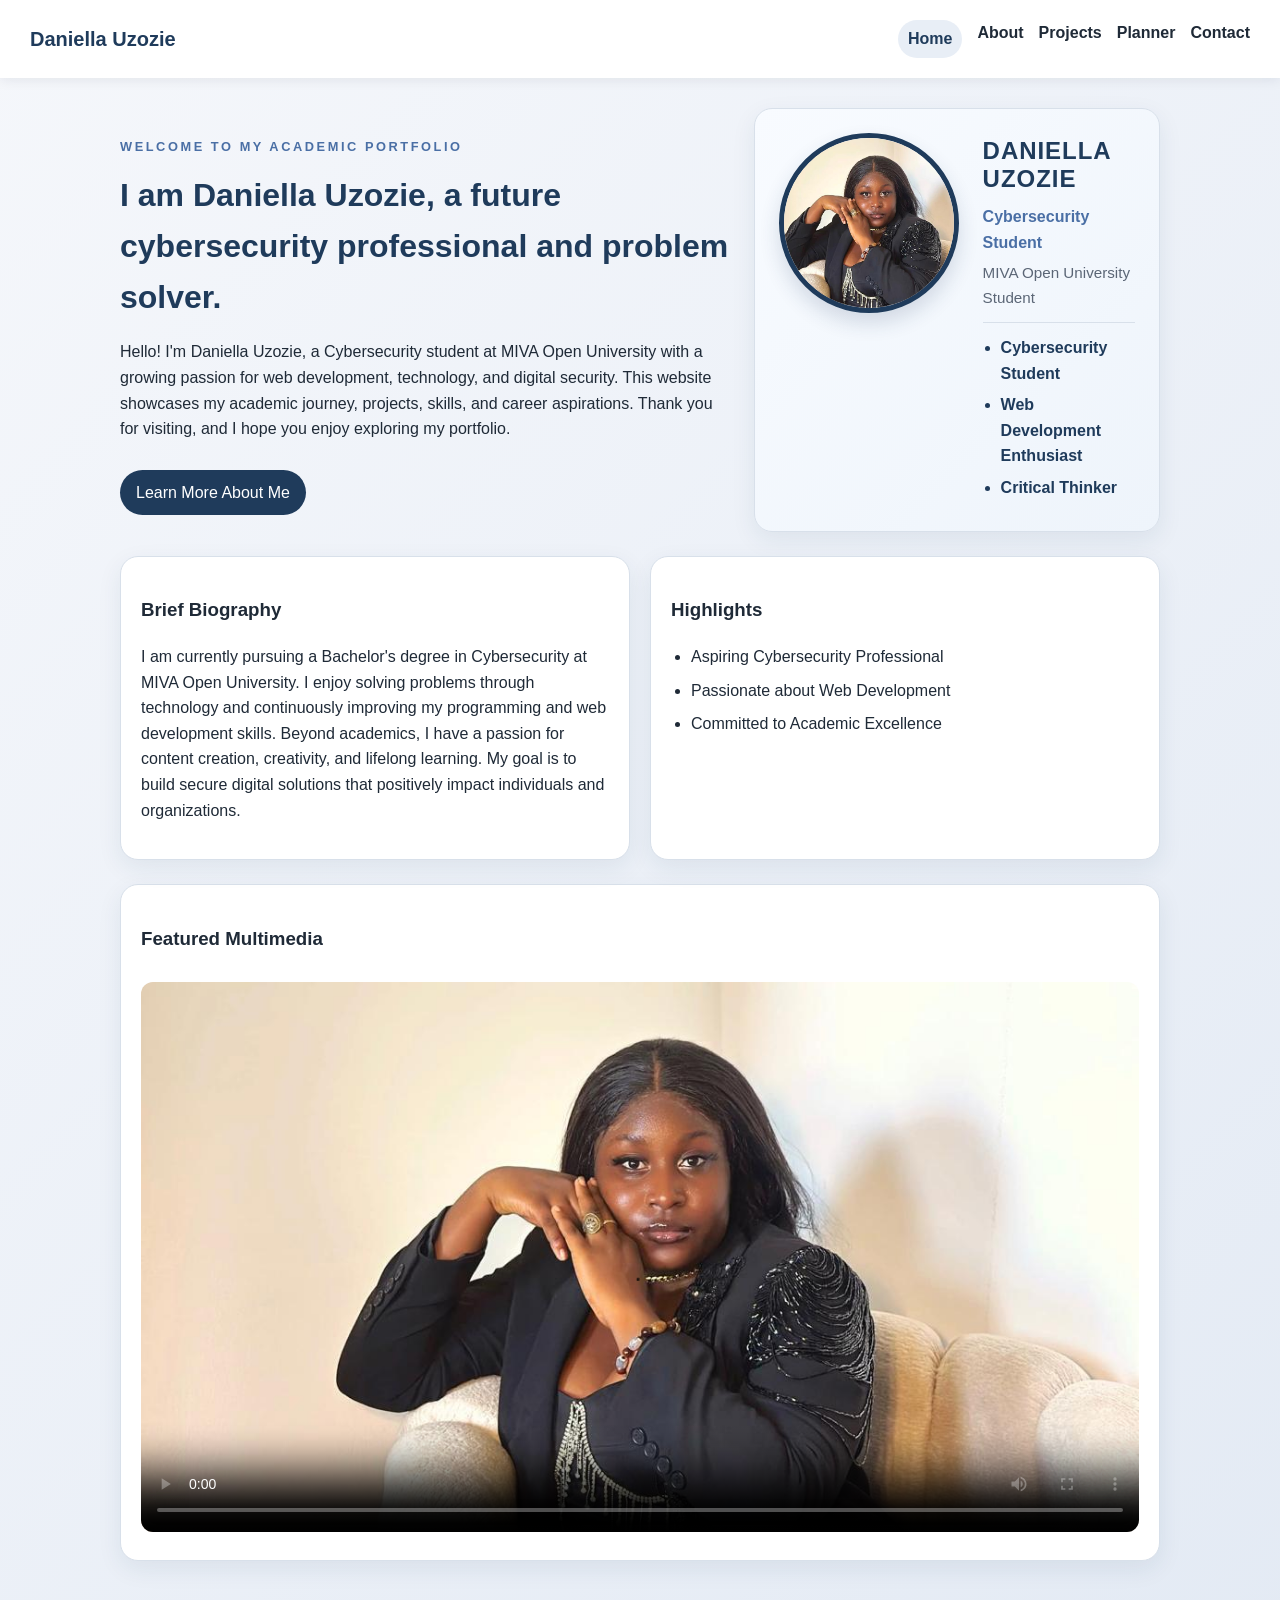
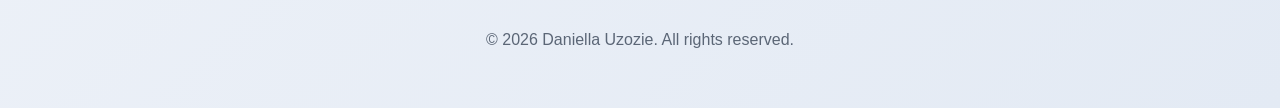
<file: index.html>
<!DOCTYPE html>
<html lang="en">
  <head>
    <meta charset="UTF-8" />
    <meta name="viewport" content="width=device-width, initial-scale=1.0" />
    <title>Student Portfolio | Home</title>
    <link rel="stylesheet" href="css/styles.css" />
  </head>
  <body>
    <div id="site-header"></div>

    <main class="page">
      <section class="hero-grid">
        <div class="hero-copy">
          <p class="eyebrow">Welcome to my academic portfolio</p>
          <h1>I am Daniella Uzozie, a future cybersecurity professional and problem solver.</h1>
          <p>
              Hello! I'm Daniella Uzozie, a Cybersecurity student at MIVA Open University with a growing passion for web development, technology, and digital security. This website showcases my academic journey, projects, skills, and career aspirations. Thank you for visiting, and I hope you enjoy exploring my portfolio.
            
          </p>
          <a class="button" href="about.html">Learn More About Me</a>
        </div>

        <div class="hero-card profile-card">
          <div class="profile-image-wrap">
            <img src="assets/images/my_pic.jpeg" alt="Student portrait" />
          </div>
          <div class="hero-card-content profile-card-content">
            <h2>DANIELLA UZOZIE</h2>
            <p class="profile-role">Cybersecurity Student</p>
            <p class="profile-meta">MIVA Open University Student</p>
            <hr class="profile-divider" />
            <ul class="profile-summary-list">
              <li>Cybersecurity Student</li>
              <li>Web Development Enthusiast</li>
              <li>Critical Thinker</li>
            </ul>
          </div>
        </div>
      </section>

      <section class="cards-grid">
        <article class="card">
          <h3>Brief Biography</h3>
          <p>
            I am currently pursuing a Bachelor's degree in Cybersecurity at MIVA Open University. I enjoy solving problems through technology and continuously improving my programming and web development skills. Beyond academics, I have a passion for content creation, creativity, and lifelong learning. My goal is to build secure digital solutions that positively impact individuals and organizations.
        
          </p>
        </article>

        <article class="card">
          <h3>Highlights</h3>
          <ul class="highlight-list">
            <li>Aspiring Cybersecurity Professional</li>
            <li>Passionate about Web Development</li>
            <li>Committed to Academic Excellence</li>
          </ul>
        </article>
      </section>

      <section class="card media-section">
        <h3>Featured Multimedia</h3>
        <video controls poster="assets/images/my_pic.jpeg" class="media-player">
          <source src="https://samplelib.com/preview/mp4/sample-5s.mp4" type="video/mp4" />
          Your browser does not support the video tag.
        </video>
      </section>
    </main>

    <footer class="site-footer">
      <p>© 2026 Daniella Uzozie. All rights reserved.</p>
    </footer>

    <script src="js/script.js"></script>
  </body>
</html>
</file>
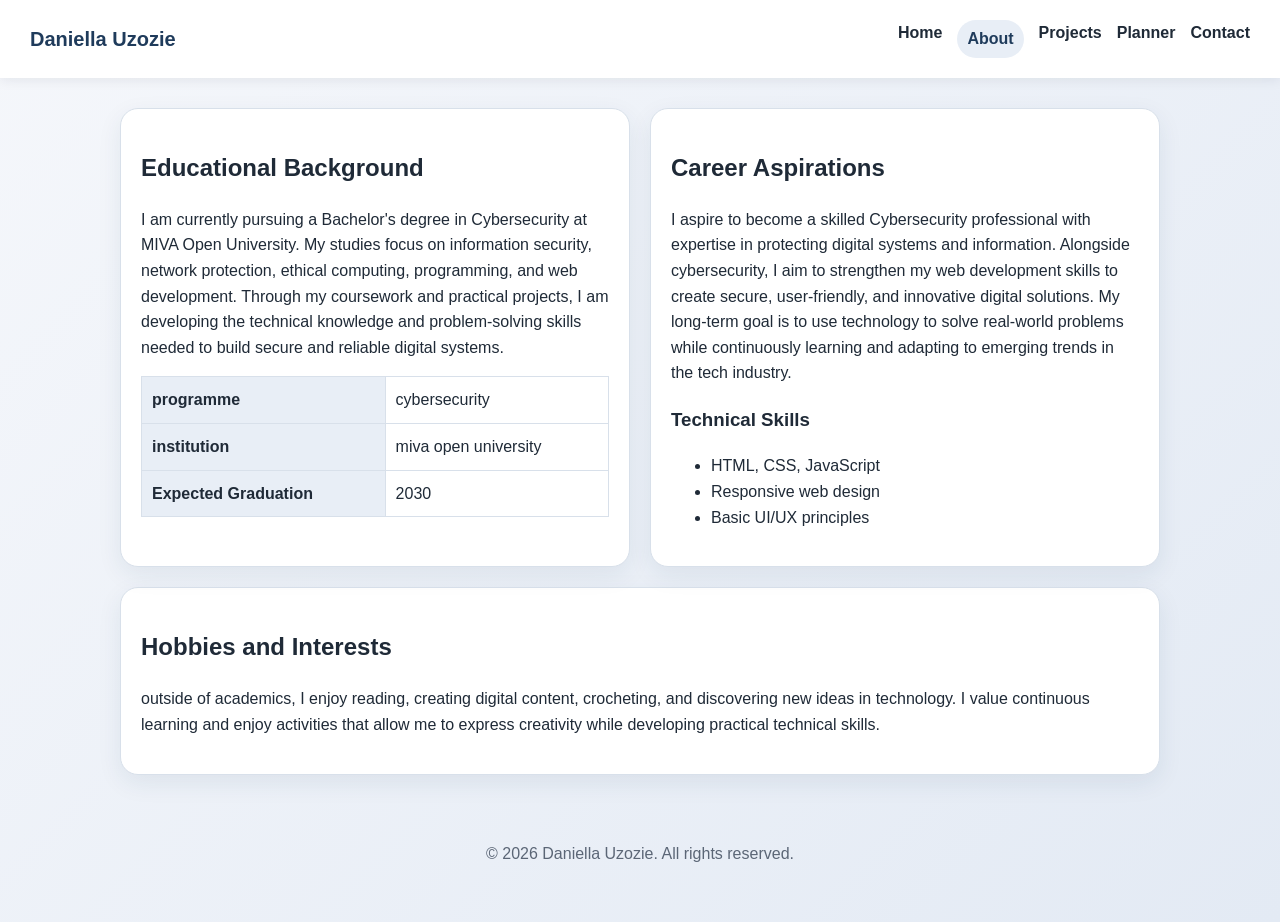
<file: about.html>
<!DOCTYPE html>
<html lang="en">
  <head>
    <meta charset="UTF-8" />
    <meta name="viewport" content="width=device-width, initial-scale=1.0" />
    <title>Student Portfolio | About</title>
    <link rel="stylesheet" href="css/styles.css" />
  </head>
  <body>
    <div id="site-header"></div>

    <main class="page">
      <section class="about-grid">
        <article class="card">
          <h2>Educational Background</h2>
          <p>
             I am currently pursuing a Bachelor's degree in Cybersecurity at MIVA Open University. My studies focus on information security, network protection, ethical computing, programming, and web development. Through my coursework and practical projects, I am developing the technical knowledge and problem-solving skills needed to build secure and reliable digital systems.
            
          </p>
          <table class="info-table">
            <tr><th>programme</th><td>cybersecurity</td></tr>
            <tr><th>institution</th><td>miva open university</td></tr>
            <tr><th>Expected Graduation</th><td>2030</td></tr>
          </table>
        </article>

        <article class="card">
          <h2>Career Aspirations</h2>
          <p>
            I aspire to become a skilled Cybersecurity professional with expertise in protecting digital systems and information. Alongside cybersecurity, I aim to strengthen my web development skills to create secure, user-friendly, and innovative digital solutions. My long-term goal is to use technology to solve real-world problems while continuously learning and adapting to emerging trends in the tech industry.
            
          </p>
          <h3>Technical Skills</h3>
          <ul>
            <li>HTML, CSS, JavaScript</li>
            <li>Responsive web design</li>
            <li>Basic UI/UX principles</li>
          </ul>
        </article>
      </section>

      <section class="card" style="margin-top: 20px;">
        <h2>Hobbies and Interests</h2>
        <p>
          outside of academics, I enjoy reading, creating digital content, crocheting, and discovering new ideas in technology. I value continuous learning and enjoy activities that allow me to express creativity while developing practical technical skills.
          
        </p>
      </section>
    </main>

    <footer class="site-footer">
      <p>© 2026 Daniella Uzozie. All rights reserved.</p>
    </footer>

    <script src="js/script.js"></script>
  </body>
</html>
</file>
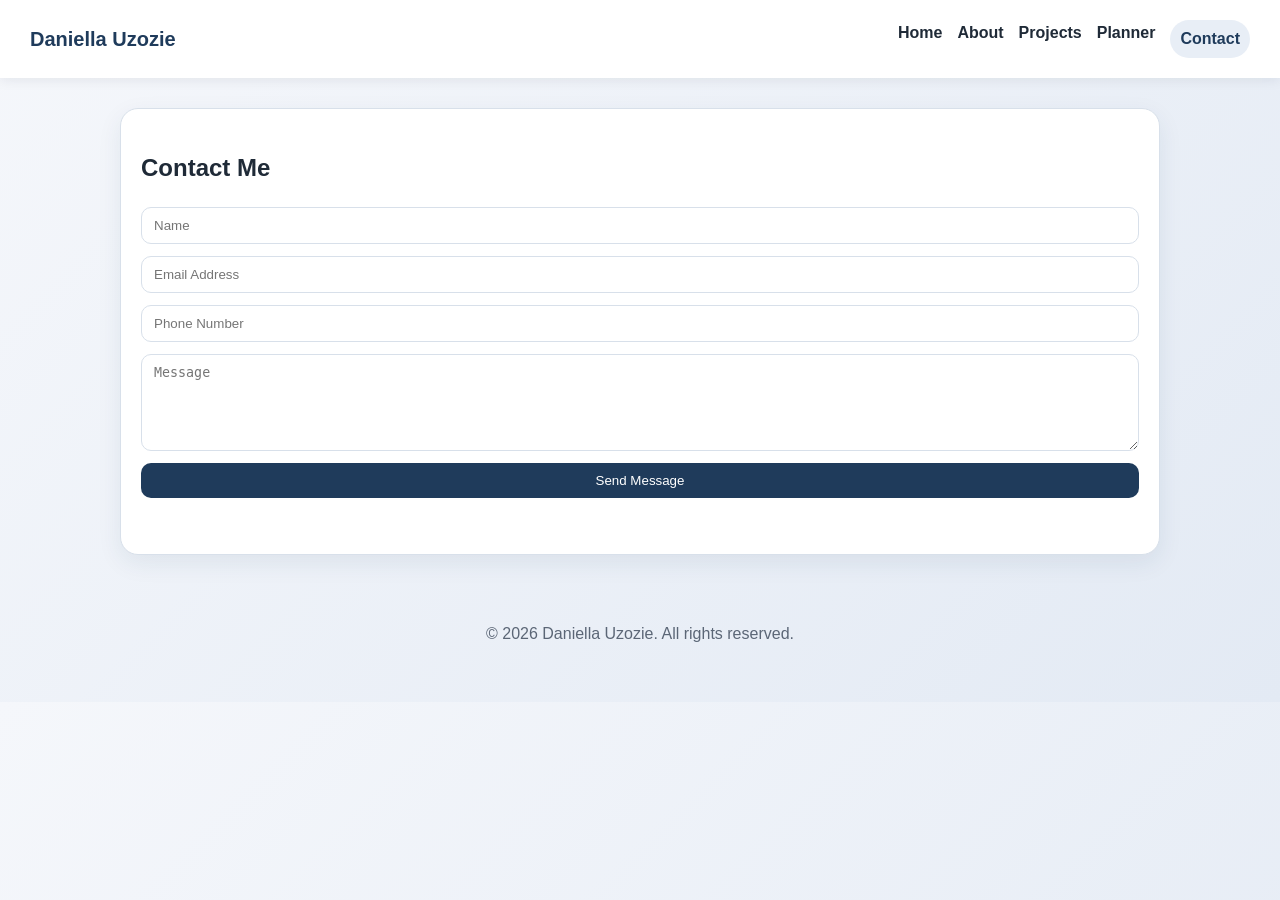
<file: contact.html>
<!DOCTYPE html>
<html lang="en">
  <head>
    <meta charset="UTF-8" />
    <meta name="viewport" content="width=device-width, initial-scale=1.0" />
    <title>Student Portfolio | Contact</title>
    <link rel="stylesheet" href="css/styles.css" />
  </head>
  <body>
    <div id="site-header"></div>

    <main class="page">
      <section class="card">
        <h2>Contact Me</h2>
        <form id="contact-form" class="contact-form">
          <input name="name" type="text" placeholder="Name" />
          <input name="email" type="email" placeholder="Email Address" />
          <input name="phone" type="text" placeholder="Phone Number" />
          <textarea name="message" rows="5" placeholder="Message"></textarea>
          <button type="submit">Send Message</button>
          <div id="form-message" class="form-message"></div>
        </form>
      </section>
    </main>

    <footer class="site-footer">
      <p>© 2026 Daniella Uzozie. All rights reserved.</p>
    </footer>

    <script src="js/script.js"></script>
  </body>
</html>
</file>
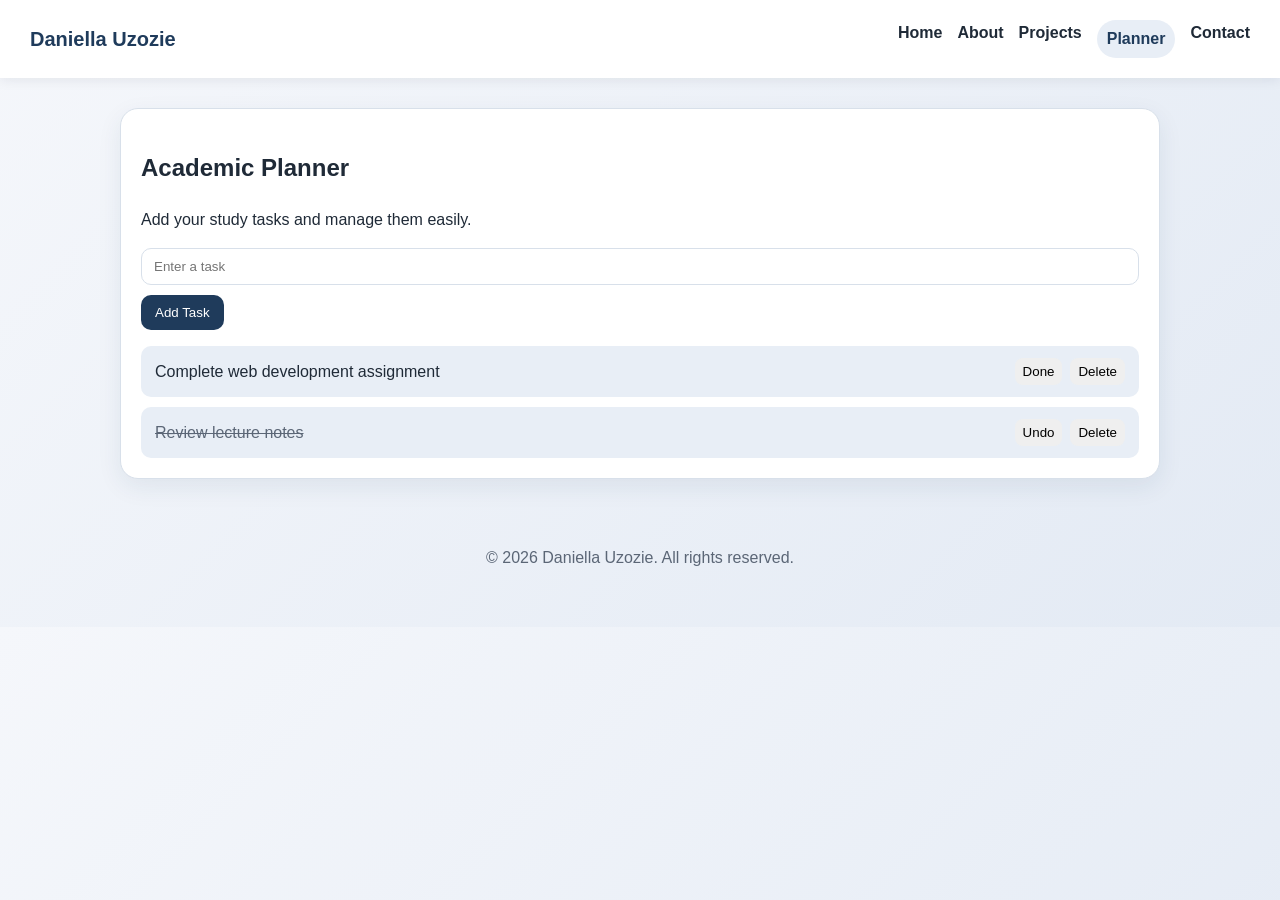
<file: planner.html>
<!DOCTYPE html>
<html lang="en">
  <head>
    <meta charset="UTF-8" />
    <meta name="viewport" content="width=device-width, initial-scale=1.0" />
    <title>Student Portfolio | Planner</title>
    <link rel="stylesheet" href="css/styles.css" />
  </head>
  <body>
    <div id="site-header"></div>

    <main class="page">
      <section class="card">
        <h2>Academic Planner</h2>
        <p>Add your study tasks and manage them easily.</p>
        <form id="task-form" class="task-form">
          <input id="task-input" type="text" placeholder="Enter a task" />
          <button type="submit">Add Task</button>
        </form>
        <ul id="task-list" class="task-list"></ul>
      </section>
    </main>

    <footer class="site-footer">
      <p>© 2026 Daniella Uzozie. All rights reserved.</p>
    </footer>

    <script src="js/script.js"></script>
  </body>
</html>
</file>
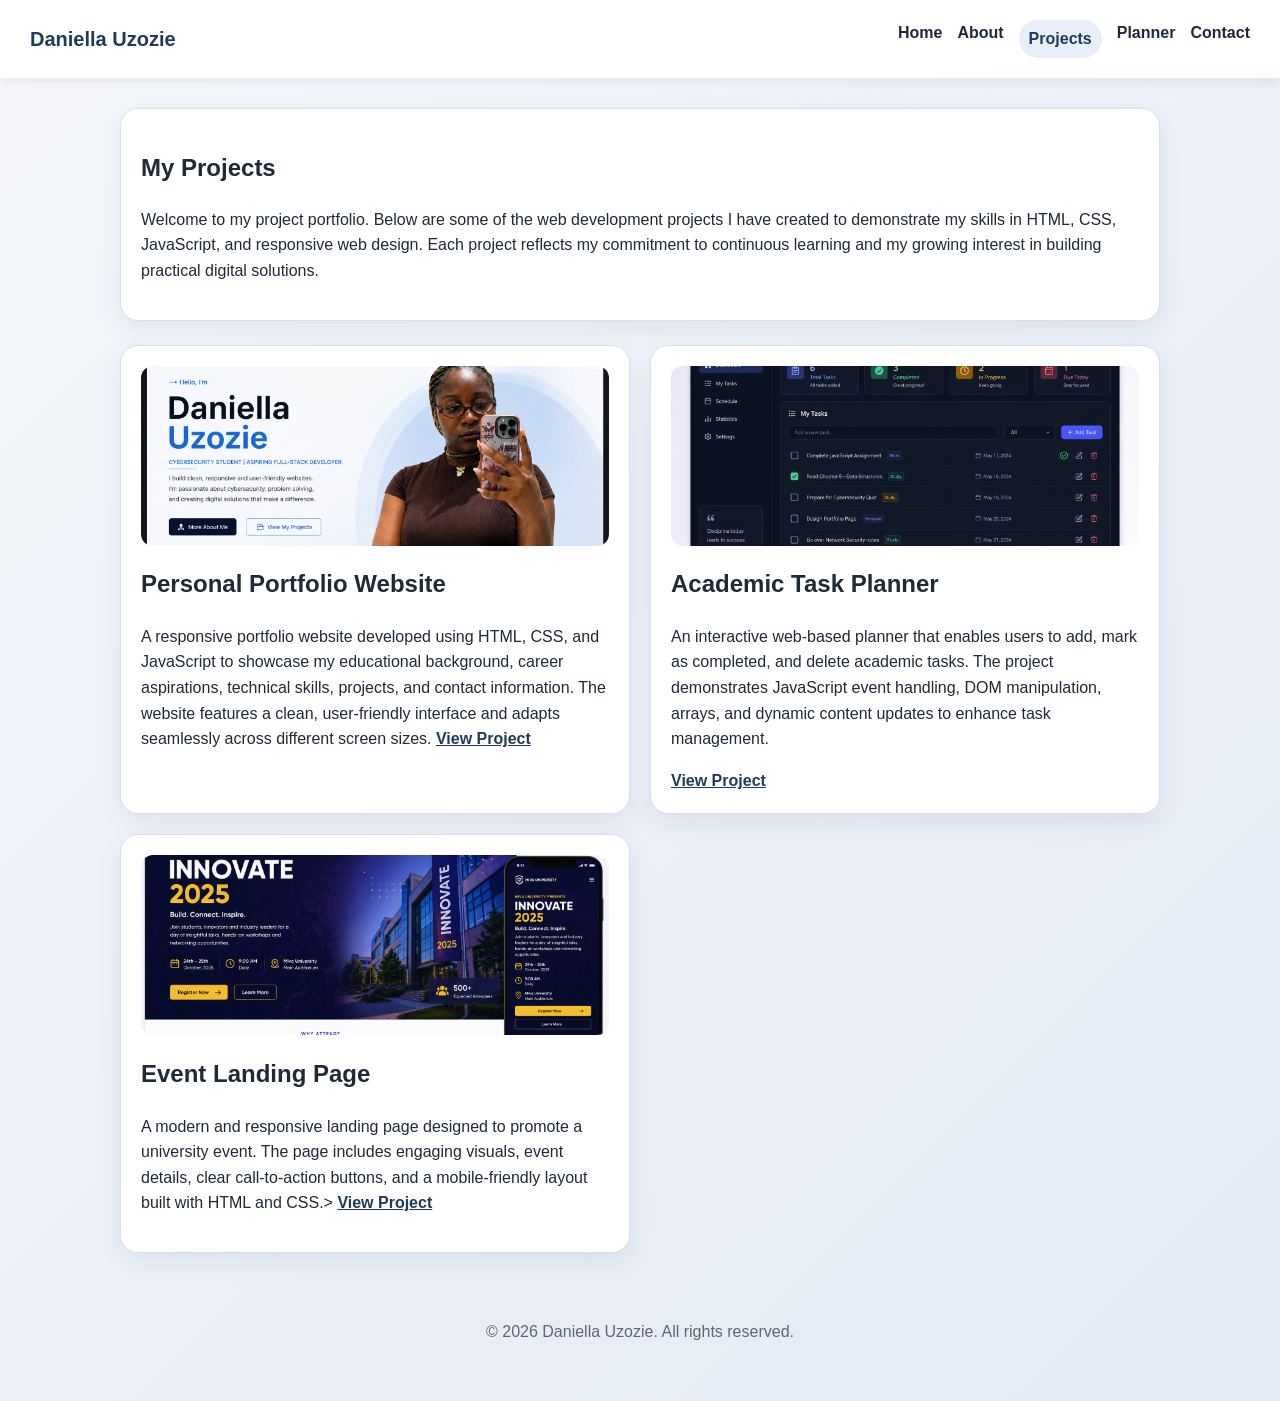
<file: projects.html>
<!DOCTYPE html>
<html lang="en">
  <head>
    <meta charset="UTF-8" />
    <meta name="viewport" content="width=device-width, initial-scale=1.0" />
    <title>Student Portfolio | Projects</title>
    <link rel="stylesheet" href="css/styles.css" />
  </head>
  <body>
    <div id="site-header"></div>

    <main class="page">
      <section class="card" style="margin-bottom: 24px;">
        <h2>My Projects</h2>
        <p>
          Welcome to my project portfolio. Below are some of the web development projects I have created to demonstrate my skills in HTML, CSS, JavaScript, and responsive web design. Each project reflects my commitment to continuous learning and my growing interest in building practical digital solutions.
        </p>
      </section>

      <section class="projects-grid">
        <article class="card project-card">
          <img src="assets/images/website.png" alt="Project screenshot one" />
          <h2>Personal Portfolio Website</h2>
          <p></p>A responsive portfolio website developed using HTML, CSS, and JavaScript to showcase my educational background, career aspirations, technical skills, projects, and contact information. The website features a clean, user-friendly interface and adapts seamlessly across different screen sizes.
          <a href="#">View Project</a>
        </article>

        <article class="card project-card">
          <img src="assets/images/planner_app.png" alt="Project screenshot two" />
          <h2>Academic Task Planner</h2>
          <p>An interactive web-based planner that enables users to add, mark as completed, and delete academic tasks. The project demonstrates JavaScript event handling, DOM manipulation, arrays, and dynamic content updates to enhance task management.</p>
          <a href="#">View Project</a>
        </article>

        <article class="card project-card">
          <img src="assets/images/event_app.png" alt="Project screenshot three" />
          <h2>Event Landing Page</h2>
          <p>A modern and responsive landing page designed to promote a university event. The page includes engaging visuals, event details, clear call-to-action buttons, and a mobile-friendly layout built with HTML and CSS.>
          <a href="#">View Project</a>
        </article>
      </section>
    </main>

    <footer class="site-footer">
      <p>© 2026 Daniella Uzozie. All rights reserved.</p>
    </footer>

    <script src="js/script.js"></script>
  </body>
</html>
</file>
<file: css/styles.css>
:root {
  --primary: #1f3b5b;
  --secondary: #e8eef6;
  --accent: #4a6fa5;
  --text: #1f2a37;
  --muted: #5b6676;
  --border: #d8e0ea;
}

* {
  box-sizing: border-box;
}

body {
  margin: 0;
  font-family: Arial, Helvetica, sans-serif;
  background: linear-gradient(135deg, #f5f7fb, #e3eaf4);
  color: var(--text);
  line-height: 1.6;
}

img {
  max-width: 100%;
  display: block;
}

.site-header {
  display: flex;
  justify-content: space-between;
  align-items: center;
  padding: 20px 30px;
  background: #ffffff;
  box-shadow: 0 2px 12px rgba(15, 30, 48, 0.08);
}

.brand {
  font-size: 1.25rem;
  font-weight: bold;
  color: var(--primary);
  text-decoration: none;
  display: inline-block;
}

.main-nav {
  display: flex;
  gap: 15px;
  flex-wrap: wrap;
}

.main-nav a {
  text-decoration: none;
  color: var(--text);
  font-weight: 600;
  transition: color 0.2s ease;
}

.main-nav a:hover {
  color: var(--accent);
}

.main-nav a.active {
  color: var(--primary);
  background: var(--secondary);
  padding: 6px 10px;
  border-radius: 999px;
}

.page {
  max-width: 1100px;
  margin: 0 auto;
  padding: 30px;
}

.hero-grid {
  display: grid;
  grid-template-columns: 1.2fr 0.8fr;
  gap: 24px;
  align-items: center;
  margin-bottom: 24px;
}

.hero-copy h1 {
  font-size: 2rem;
  color: var(--primary);
  margin: 0 0 10px;
}

.eyebrow {
  text-transform: uppercase;
  letter-spacing: 0.2em;
  font-size: 0.8rem;
  color: var(--accent);
  font-weight: bold;
}

.button {
  display: inline-block;
  margin-top: 12px;
  padding: 10px 16px;
  background: var(--primary);
  color: white;
  text-decoration: none;
  border-radius: 999px;
  transition: transform 0.2s ease, background 0.2s ease;
}

.button:hover {
  transform: translateY(-2px);
  background: #103a80;
}

.hero-card,
.card,
.panel {
  background: #ffffff;
  border: 1px solid var(--border);
  border-radius: 18px;
  box-shadow: 0 8px 25px rgba(31, 59, 91, 0.08);
}

.hero-card {
  overflow: hidden;
}

.hero-card img {
  height: 260px;
  width: 100%;
  object-fit: cover;
}

.hero-card-content {
  padding: 16px 20px 20px;
}

.profile-card {
  display: flex;
  align-items: flex-start;
  gap: 24px;
  padding: 24px;
  background: linear-gradient(135deg, #f8fbff, #eef4fb);
}

.profile-image-wrap {
  flex: 0 0 180px;
}

.profile-image-wrap img {
  width: 180px;
  height: 180px;
  border-radius: 50%;
  object-fit: cover;
  border: 5px solid var(--primary);
  box-shadow: 0 10px 20px rgba(31, 59, 91, 0.16);
}

.profile-card-content {
  padding: 4px 0 0;
  flex: 1;
}

.profile-card-content h2 {
  margin: 0 0 10px;
  font-size: 1.5rem;
  color: var(--primary);
  letter-spacing: 0.04em;
  font-weight: 800;
  line-height: 1.2;
}

.profile-role,
.profile-meta {
  margin: 0;
  color: var(--text);
}

.profile-role {
  font-weight: 700;
  margin-bottom: 6px;
  color: var(--accent);
  font-size: 1rem;
}

.profile-meta {
  font-size: 0.95rem;
  color: var(--muted);
  margin-bottom: 10px;
}

.profile-divider {
  border: 0;
  border-top: 1px solid var(--border);
  margin: 12px 0;
}

.profile-summary-list {
  padding-left: 18px;
  margin: 0;
  color: var(--primary);
  font-weight: 600;
}

.profile-summary-list li {
  margin-bottom: 6px;
}

.highlight-list {
  padding-left: 20px;
  margin: 0;
}

.highlight-list li {
  margin-bottom: 8px;
  color: var(--text);
}

.cards-grid,
.projects-grid,
.about-grid {
  display: grid;
  grid-template-columns: repeat(2, minmax(0, 1fr));
  gap: 20px;
}

.card,
.panel {
  padding: 20px;
}

.card:hover {
  transform: translateY(-3px);
  transition: transform 0.2s ease;
}

.media-section {
  margin-top: 24px;
}

.media-player {
  width: 100%;
  border-radius: 12px;
  margin-top: 10px;
}

.info-table {
  width: 100%;
  border-collapse: collapse;
  margin-top: 16px;
}

.info-table th,
.info-table td {
  border: 1px solid var(--border);
  padding: 10px;
  text-align: left;
}

.info-table th {
  background: var(--secondary);
}

.project-card img {
  height: 180px;
  width: 100%;
  object-fit: cover;
  border-radius: 12px;
  margin-bottom: 10px;
}

.project-card a {
  color: var(--primary);
  font-weight: bold;
}

.task-form {
  display: flex;
  gap: 10px;
  margin-bottom: 16px;
  flex-wrap: wrap;
}

.task-form input,
.contact-form input,
.contact-form textarea {
  padding: 10px 12px;
  border: 1px solid var(--border);
  border-radius: 10px;
  width: 100%;
}

.task-form button,
.contact-form button {
  padding: 10px 14px;
  border: none;
  border-radius: 10px;
  background: var(--primary);
  color: white;
  cursor: pointer;
}

.task-list {
  list-style: none;
  padding: 0;
  margin: 0;
  display: grid;
  gap: 10px;
}

.task-item {
  display: flex;
  justify-content: space-between;
  align-items: center;
  padding: 12px 14px;
  background: var(--secondary);
  border-radius: 10px;
}

.task-item.completed span {
  text-decoration: line-through;
  color: var(--muted);
}

.task-actions {
  display: flex;
  gap: 8px;
}

.task-actions button {
  border: none;
  border-radius: 8px;
  padding: 6px 8px;
  cursor: pointer;
}

.contact-form {
  display: grid;
  gap: 12px;
}

.form-message {
  min-height: 24px;
  font-weight: bold;
  color: var(--primary);
}

.site-footer {
  text-align: center;
  padding: 20px 30px 40px;
  color: var(--muted);
}

@media (max-width: 800px) {
  .hero-grid,
  .cards-grid,
  .projects-grid,
  .about-grid {
    grid-template-columns: 1fr;
  }
}

@media (max-width: 600px) {
  .site-header {
    flex-direction: column;
    align-items: flex-start;
    gap: 10px;
  }

  .page {
    padding: 20px;
  }
}
</file>
